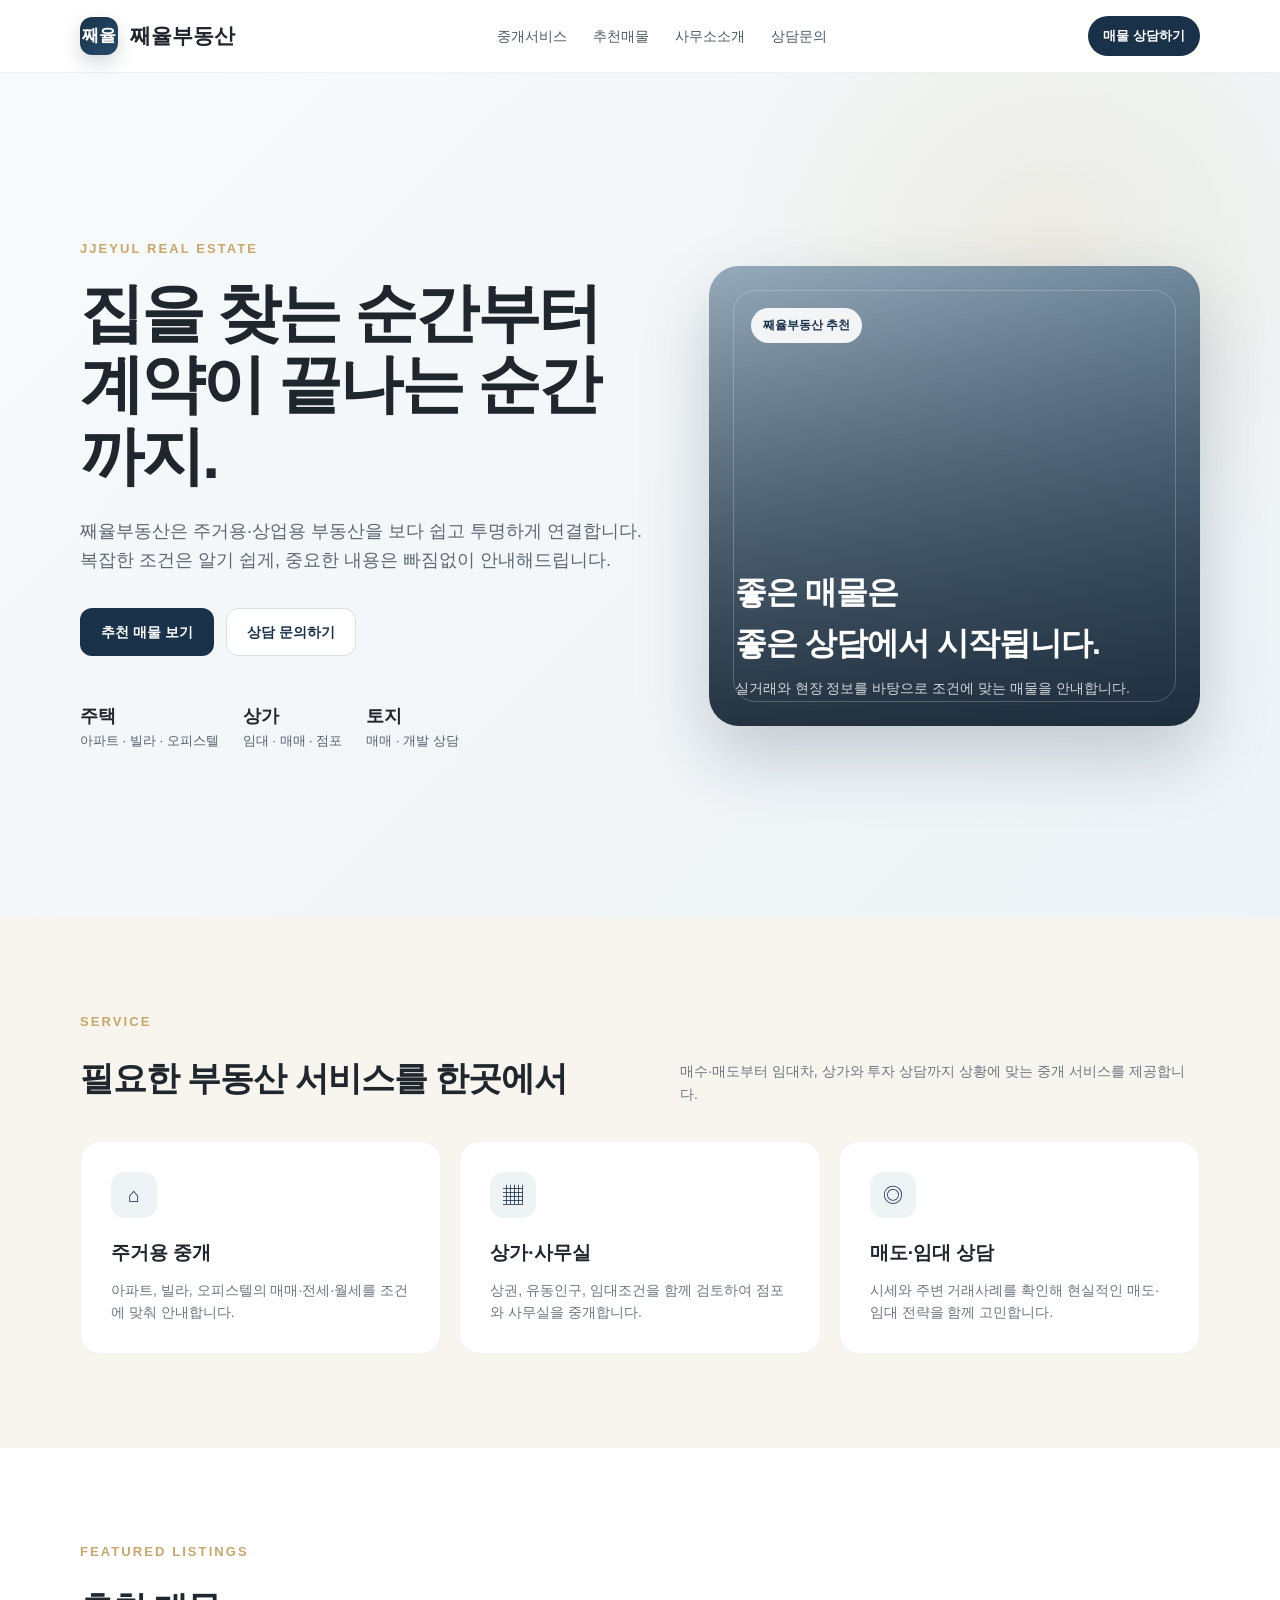
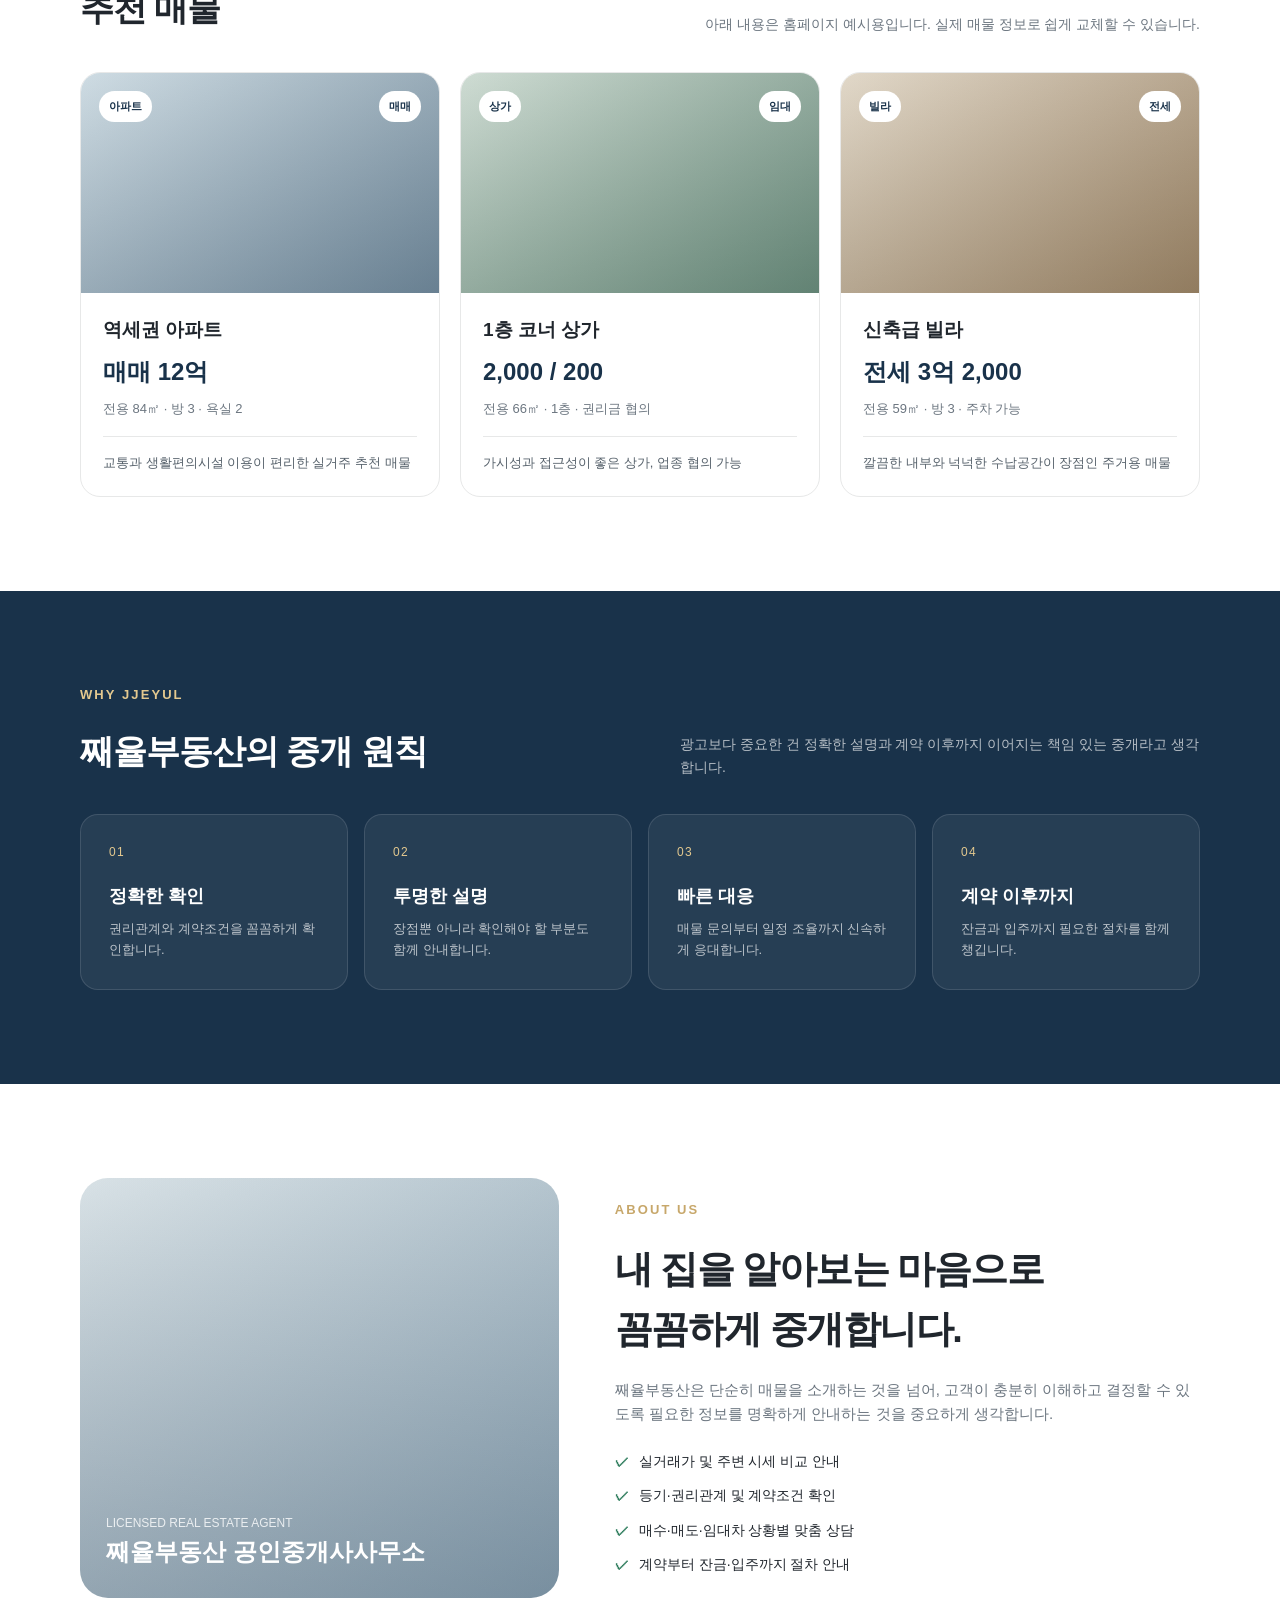
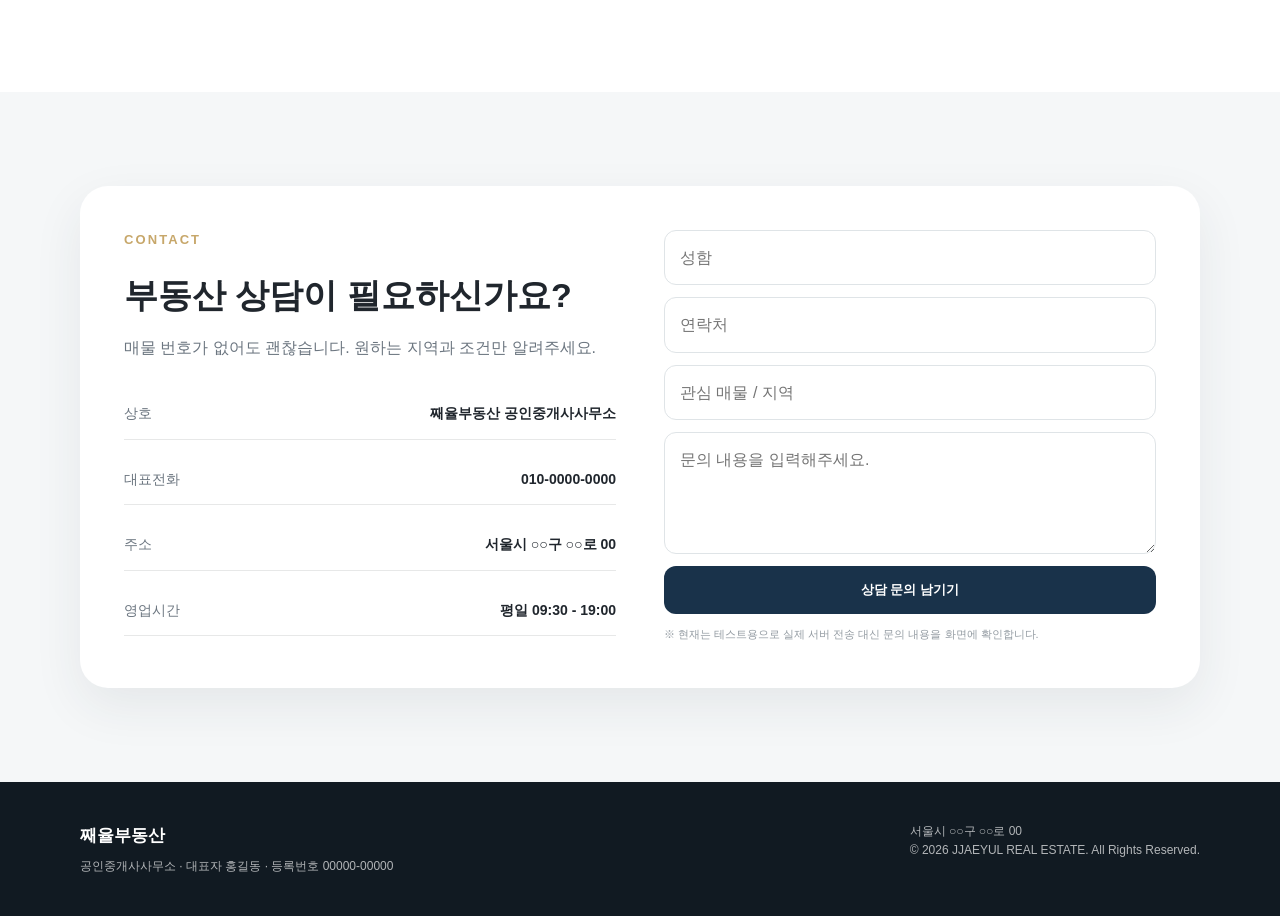
<file: index (1).html>
<!DOCTYPE html>
<html lang="ko">
<head>
  <meta charset="UTF-8" />
  <meta name="viewport" content="width=device-width, initial-scale=1.0" />
  <meta name="description" content="째율부동산 - 믿고 맡길 수 있는 부동산 중개 파트너" />
  <title>째율부동산 | 공인중개사사무소</title>
  <style>
    :root{
      --navy:#19324a;
      --navy2:#264c6a;
      --cream:#f8f5ef;
      --paper:#ffffff;
      --text:#20262d;
      --muted:#6c7680;
      --line:#e7e8e8;
      --gold:#c7a76a;
      --soft:#eef3f6;
      --green:#2f7d5d;
    }
    *{box-sizing:border-box}
    html{scroll-behavior:smooth}
    body{
      margin:0;
      color:var(--text);
      background:#fff;
      font-family:-apple-system,BlinkMacSystemFont,"Apple SD Gothic Neo","Noto Sans KR","Segoe UI",sans-serif;
      line-height:1.6;
    }
    a{color:inherit}
    .container{
      width:min(1120px, calc(100% - 36px));
      margin:0 auto;
    }
    header{
      position:sticky;
      top:0;
      z-index:50;
      background:rgba(255,255,255,.94);
      backdrop-filter:blur(10px);
      border-bottom:1px solid rgba(0,0,0,.06);
    }
    .nav{
      height:72px;
      display:flex;
      align-items:center;
      justify-content:space-between;
      gap:20px;
    }
    .brand{
      display:flex;
      align-items:center;
      gap:12px;
      font-weight:800;
      font-size:21px;
      text-decoration:none;
    }
    .brand-mark{
      width:38px;
      height:38px;
      border-radius:12px;
      display:grid;
      place-items:center;
      color:#fff;
      background:linear-gradient(135deg,var(--navy),var(--navy2));
      font-size:17px;
      box-shadow:0 8px 18px rgba(25,50,74,.18);
    }
    nav{
      display:flex;
      gap:26px;
      font-size:14px;
      color:#4d5965;
    }
    nav a{text-decoration:none}
    nav a:hover{color:var(--navy)}
    .nav-cta{
      padding:10px 15px;
      border-radius:999px;
      background:var(--navy);
      color:#fff;
      text-decoration:none;
      font-size:13px;
      font-weight:700;
    }

    .hero{
      background:
        radial-gradient(circle at 82% 22%, rgba(199,167,106,.15), transparent 28%),
        linear-gradient(135deg,#f8fafb 0%,#edf3f6 100%);
      overflow:hidden;
    }
    .hero-grid{
      min-height:640px;
      display:grid;
      grid-template-columns:1.08fr .92fr;
      align-items:center;
      gap:52px;
      padding:72px 0;
    }
    .kicker{
      color:var(--gold);
      font-size:13px;
      letter-spacing:.16em;
      font-weight:800;
      margin-bottom:18px;
    }
    h1{
      font-size:clamp(42px,5vw,68px);
      line-height:1.12;
      margin:0;
      letter-spacing:-.045em;
    }
    .hero p{
      max-width:600px;
      margin:24px 0 0;
      color:#5d6874;
      font-size:18px;
    }
    .hero-actions{
      display:flex;
      flex-wrap:wrap;
      gap:12px;
      margin-top:34px;
    }
    .btn{
      display:inline-flex;
      align-items:center;
      justify-content:center;
      min-height:48px;
      padding:0 20px;
      border-radius:12px;
      text-decoration:none;
      font-weight:750;
      font-size:14px;
      border:1px solid transparent;
    }
    .btn-primary{background:var(--navy);color:#fff}
    .btn-light{background:#fff;border-color:#d9dfe3;color:var(--navy)}
    .trust-row{
      display:flex;
      flex-wrap:wrap;
      gap:24px;
      margin-top:46px;
      color:#53616d;
      font-size:13px;
    }
    .trust-row strong{
      display:block;
      color:var(--text);
      font-size:18px;
    }
    .hero-card{
      position:relative;
      min-height:460px;
      border-radius:30px;
      padding:26px;
      color:#fff;
      background:
        linear-gradient(180deg,rgba(18,31,45,.05),rgba(18,31,45,.82)),
        linear-gradient(135deg,#9db2c2,#506d83);
      box-shadow:0 30px 70px rgba(28,50,67,.22);
      display:flex;
      flex-direction:column;
      justify-content:flex-end;
    }
    .hero-card:before{
      content:"";
      position:absolute;
      inset:24px;
      border:1px solid rgba(255,255,255,.22);
      border-radius:22px;
      pointer-events:none;
    }
    .hero-card .label{
      position:absolute;
      top:42px;
      left:42px;
      display:inline-flex;
      padding:8px 12px;
      border-radius:999px;
      background:rgba(255,255,255,.9);
      color:var(--navy);
      font-size:12px;
      font-weight:800;
    }
    .hero-card h2{
      margin:0 0 8px;
      font-size:32px;
      letter-spacing:-.03em;
    }
    .hero-card p{
      color:rgba(255,255,255,.8);
      margin:0;
      font-size:14px;
    }

    section{padding:94px 0}
    .section-head{
      display:flex;
      align-items:flex-end;
      justify-content:space-between;
      gap:24px;
      margin-bottom:36px;
    }
    .section-head h2{
      margin:0;
      font-size:34px;
      letter-spacing:-.03em;
    }
    .section-head p{
      margin:0;
      color:var(--muted);
      max-width:520px;
      font-size:14px;
    }

    .services{
      background:var(--cream);
    }
    .service-grid{
      display:grid;
      grid-template-columns:repeat(3,1fr);
      gap:18px;
    }
    .service{
      background:#fff;
      padding:30px;
      border-radius:20px;
      border:1px solid rgba(0,0,0,.05);
    }
    .service .icon{
      width:46px;height:46px;border-radius:14px;
      display:grid;place-items:center;
      background:var(--soft);
      color:var(--navy);
      font-size:20px;
      margin-bottom:20px;
    }
    .service h3{margin:0 0 10px;font-size:19px}
    .service p{margin:0;color:var(--muted);font-size:14px}

    .listing-grid{
      display:grid;
      grid-template-columns:repeat(3,1fr);
      gap:20px;
    }
    .listing{
      border:1px solid var(--line);
      border-radius:20px;
      overflow:hidden;
      background:#fff;
      transition:.2s ease;
    }
    .listing:hover{transform:translateY(-4px);box-shadow:0 14px 34px rgba(0,0,0,.08)}
    .listing-img{
      height:220px;
      padding:18px;
      background:
        linear-gradient(160deg,rgba(255,255,255,.1),rgba(25,50,74,.28)),
        linear-gradient(135deg,#c9d8e0,#879ead);
      display:flex;
      align-items:flex-start;
      justify-content:space-between;
    }
    .badge{
      padding:7px 10px;
      border-radius:999px;
      background:#fff;
      font-size:11px;
      font-weight:800;
      color:var(--navy);
    }
    .listing-body{padding:22px}
    .listing h3{margin:0 0 8px;font-size:19px}
    .price{font-size:24px;font-weight:850;color:var(--navy);margin-bottom:8px}
    .meta{color:var(--muted);font-size:13px}
    .listing .note{
      margin-top:16px;
      padding-top:16px;
      border-top:1px solid var(--line);
      font-size:13px;
      color:#56616b;
    }

    .why{
      background:var(--navy);
      color:#fff;
    }
    .why .section-head p{color:rgba(255,255,255,.68)}
    .why-grid{
      display:grid;
      grid-template-columns:repeat(4,1fr);
      gap:16px;
    }
    .why-card{
      padding:28px;
      border-radius:18px;
      background:rgba(255,255,255,.06);
      border:1px solid rgba(255,255,255,.12);
    }
    .why-num{
      color:#e4c98f;
      font-size:12px;
      letter-spacing:.12em;
      margin-bottom:20px;
    }
    .why-card h3{margin:0 0 8px;font-size:18px}
    .why-card p{margin:0;color:rgba(255,255,255,.7);font-size:13px}

    .about-grid{
      display:grid;
      grid-template-columns:.9fr 1.1fr;
      gap:56px;
      align-items:center;
    }
    .profile{
      min-height:420px;
      border-radius:28px;
      background:
        linear-gradient(180deg,rgba(25,50,74,.02),rgba(25,50,74,.25)),
        linear-gradient(135deg,#dce5e9,#98aebc);
      display:flex;
      align-items:flex-end;
      padding:26px;
      color:#fff;
    }
    .profile strong{font-size:24px}
    .about-copy h2{
      font-size:38px;
      margin:0 0 18px;
      letter-spacing:-.04em;
    }
    .about-copy p{color:var(--muted);font-size:15px}
    .checks{
      margin-top:24px;
      display:grid;
      gap:12px;
    }
    .check{
      display:flex;
      gap:10px;
      align-items:flex-start;
      font-size:14px;
    }
    .check span:first-child{color:var(--green);font-weight:900}

    .contact{
      background:#f5f7f8;
    }
    .contact-box{
      border-radius:28px;
      background:#fff;
      padding:44px;
      display:grid;
      grid-template-columns:1fr 1fr;
      gap:48px;
      box-shadow:0 18px 50px rgba(35,54,69,.08);
    }
    .contact h2{font-size:34px;margin:0 0 12px}
    .contact p{color:var(--muted);margin:0}
    .contact-list{
      display:grid;
      gap:14px;
      margin-top:28px;
    }
    .contact-item{
      display:flex;
      justify-content:space-between;
      gap:20px;
      padding:14px 0;
      border-bottom:1px solid var(--line);
      font-size:14px;
    }
    .contact-item span:first-child{color:var(--muted)}
    .contact-form{
      display:grid;
      gap:12px;
    }
    .contact-form input,.contact-form textarea{
      width:100%;
      border:1px solid #dfe4e7;
      border-radius:12px;
      padding:14px 15px;
      font:inherit;
      background:#fff;
    }
    .contact-form textarea{min-height:122px;resize:vertical}
    .contact-form button{
      border:0;
      border-radius:12px;
      padding:15px;
      background:var(--navy);
      color:#fff;
      font-weight:800;
      cursor:pointer;
    }
    .form-note{font-size:11px;color:#929aa1}

    footer{
      background:#111a22;
      color:rgba(255,255,255,.68);
      padding:40px 0;
      font-size:12px;
    }
    .footer-inner{
      display:flex;
      justify-content:space-between;
      gap:24px;
      flex-wrap:wrap;
    }
    .footer-brand{
      color:#fff;
      font-size:17px;
      font-weight:800;
      margin-bottom:8px;
    }

    @media (max-width:900px){
      nav{display:none}
      .hero-grid,.about-grid,.contact-box{grid-template-columns:1fr}
      .hero-grid{padding:56px 0}
      .hero-card{min-height:380px}
      .service-grid,.listing-grid{grid-template-columns:1fr 1fr}
      .why-grid{grid-template-columns:1fr 1fr}
      .section-head{align-items:flex-start;flex-direction:column}
    }
    @media (max-width:620px){
      .container{width:min(100% - 28px,1120px)}
      .nav{height:64px}
      .brand{font-size:18px}
      .brand-mark{width:34px;height:34px}
      .nav-cta{padding:9px 12px}
      .hero-grid{min-height:auto;padding:48px 0 56px}
      .hero p{font-size:16px}
      .hero-card{min-height:330px;border-radius:22px}
      section{padding:70px 0}
      .section-head h2,.contact h2{font-size:29px}
      .service-grid,.listing-grid,.why-grid{grid-template-columns:1fr}
      .listing-img{height:190px}
      .contact-box{padding:26px;border-radius:22px}
      .about-copy h2{font-size:31px}
      .profile{min-height:330px}
      .trust-row{gap:18px}
    }
  </style>
</head>
<body>
  <header>
    <div class="container nav">
      <a class="brand" href="#top">
        <span class="brand-mark">째율</span>
        <span>째율부동산</span>
      </a>
      <nav>
        <a href="#services">중개서비스</a>
        <a href="#listings">추천매물</a>
        <a href="#about">사무소소개</a>
        <a href="#contact">상담문의</a>
      </nav>
      <a class="nav-cta" href="#contact">매물 상담하기</a>
    </div>
  </header>

  <main id="top">
    <section class="hero">
      <div class="container hero-grid">
        <div>
          <div class="kicker">JJEYUL REAL ESTATE</div>
          <h1>집을 찾는 순간부터<br>계약이 끝나는 순간까지.</h1>
          <p>
            째율부동산은 주거용·상업용 부동산을 보다 쉽고 투명하게 연결합니다.
            복잡한 조건은 알기 쉽게, 중요한 내용은 빠짐없이 안내해드립니다.
          </p>
          <div class="hero-actions">
            <a class="btn btn-primary" href="#listings">추천 매물 보기</a>
            <a class="btn btn-light" href="#contact">상담 문의하기</a>
          </div>
          <div class="trust-row">
            <div><strong>주택</strong>아파트 · 빌라 · 오피스텔</div>
            <div><strong>상가</strong>임대 · 매매 · 점포</div>
            <div><strong>토지</strong>매매 · 개발 상담</div>
          </div>
        </div>
        <div class="hero-card">
          <span class="label">째율부동산 추천</span>
          <h2>좋은 매물은<br>좋은 상담에서 시작됩니다.</h2>
          <p>실거래와 현장 정보를 바탕으로 조건에 맞는 매물을 안내합니다.</p>
        </div>
      </div>
    </section>

    <section class="services" id="services">
      <div class="container">
        <div class="section-head">
          <div>
            <div class="kicker">SERVICE</div>
            <h2>필요한 부동산 서비스를 한곳에서</h2>
          </div>
          <p>매수·매도부터 임대차, 상가와 투자 상담까지 상황에 맞는 중개 서비스를 제공합니다.</p>
        </div>
        <div class="service-grid">
          <div class="service">
            <div class="icon">⌂</div>
            <h3>주거용 중개</h3>
            <p>아파트, 빌라, 오피스텔의 매매·전세·월세를 조건에 맞춰 안내합니다.</p>
          </div>
          <div class="service">
            <div class="icon">▦</div>
            <h3>상가·사무실</h3>
            <p>상권, 유동인구, 임대조건을 함께 검토하여 점포와 사무실을 중개합니다.</p>
          </div>
          <div class="service">
            <div class="icon">◎</div>
            <h3>매도·임대 상담</h3>
            <p>시세와 주변 거래사례를 확인해 현실적인 매도·임대 전략을 함께 고민합니다.</p>
          </div>
        </div>
      </div>
    </section>

    <section id="listings">
      <div class="container">
        <div class="section-head">
          <div>
            <div class="kicker">FEATURED LISTINGS</div>
            <h2>추천 매물</h2>
          </div>
          <p>아래 내용은 홈페이지 예시용입니다. 실제 매물 정보로 쉽게 교체할 수 있습니다.</p>
        </div>

        <div class="listing-grid">
          <article class="listing">
            <div class="listing-img">
              <span class="badge">아파트</span>
              <span class="badge">매매</span>
            </div>
            <div class="listing-body">
              <h3>역세권 아파트</h3>
              <div class="price">매매 12억</div>
              <div class="meta">전용 84㎡ · 방 3 · 욕실 2</div>
              <div class="note">교통과 생활편의시설 이용이 편리한 실거주 추천 매물</div>
            </div>
          </article>

          <article class="listing">
            <div class="listing-img" style="background:linear-gradient(160deg,rgba(255,255,255,.1),rgba(30,70,55,.32)),linear-gradient(135deg,#c9d8ce,#829f90);">
              <span class="badge">상가</span>
              <span class="badge">임대</span>
            </div>
            <div class="listing-body">
              <h3>1층 코너 상가</h3>
              <div class="price">2,000 / 200</div>
              <div class="meta">전용 66㎡ · 1층 · 권리금 협의</div>
              <div class="note">가시성과 접근성이 좋은 상가, 업종 협의 가능</div>
            </div>
          </article>

          <article class="listing">
            <div class="listing-img" style="background:linear-gradient(160deg,rgba(255,255,255,.1),rgba(80,62,35,.3)),linear-gradient(135deg,#ded4c3,#ad9679);">
              <span class="badge">빌라</span>
              <span class="badge">전세</span>
            </div>
            <div class="listing-body">
              <h3>신축급 빌라</h3>
              <div class="price">전세 3억 2,000</div>
              <div class="meta">전용 59㎡ · 방 3 · 주차 가능</div>
              <div class="note">깔끔한 내부와 넉넉한 수납공간이 장점인 주거용 매물</div>
            </div>
          </article>
        </div>
      </div>
    </section>

    <section class="why">
      <div class="container">
        <div class="section-head">
          <div>
            <div class="kicker" style="color:#e4c98f;">WHY JJEYUL</div>
            <h2>째율부동산의 중개 원칙</h2>
          </div>
          <p>광고보다 중요한 건 정확한 설명과 계약 이후까지 이어지는 책임 있는 중개라고 생각합니다.</p>
        </div>
        <div class="why-grid">
          <div class="why-card">
            <div class="why-num">01</div>
            <h3>정확한 확인</h3>
            <p>권리관계와 계약조건을 꼼꼼하게 확인합니다.</p>
          </div>
          <div class="why-card">
            <div class="why-num">02</div>
            <h3>투명한 설명</h3>
            <p>장점뿐 아니라 확인해야 할 부분도 함께 안내합니다.</p>
          </div>
          <div class="why-card">
            <div class="why-num">03</div>
            <h3>빠른 대응</h3>
            <p>매물 문의부터 일정 조율까지 신속하게 응대합니다.</p>
          </div>
          <div class="why-card">
            <div class="why-num">04</div>
            <h3>계약 이후까지</h3>
            <p>잔금과 입주까지 필요한 절차를 함께 챙깁니다.</p>
          </div>
        </div>
      </div>
    </section>

    <section id="about">
      <div class="container about-grid">
        <div class="profile">
          <div>
            <div style="font-size:12px;opacity:.8;">LICENSED REAL ESTATE AGENT</div>
            <strong>째율부동산 공인중개사사무소</strong>
          </div>
        </div>
        <div class="about-copy">
          <div class="kicker">ABOUT US</div>
          <h2>내 집을 알아보는 마음으로<br>꼼꼼하게 중개합니다.</h2>
          <p>
            째율부동산은 단순히 매물을 소개하는 것을 넘어,
            고객이 충분히 이해하고 결정할 수 있도록 필요한 정보를 명확하게 안내하는 것을 중요하게 생각합니다.
          </p>
          <div class="checks">
            <div class="check"><span>✓</span><span>실거래가 및 주변 시세 비교 안내</span></div>
            <div class="check"><span>✓</span><span>등기·권리관계 및 계약조건 확인</span></div>
            <div class="check"><span>✓</span><span>매수·매도·임대차 상황별 맞춤 상담</span></div>
            <div class="check"><span>✓</span><span>계약부터 잔금·입주까지 절차 안내</span></div>
          </div>
        </div>
      </div>
    </section>

    <section class="contact" id="contact">
      <div class="container">
        <div class="contact-box">
          <div>
            <div class="kicker">CONTACT</div>
            <h2>부동산 상담이 필요하신가요?</h2>
            <p>매물 번호가 없어도 괜찮습니다. 원하는 지역과 조건만 알려주세요.</p>

            <div class="contact-list">
              <div class="contact-item"><span>상호</span><strong>째율부동산 공인중개사사무소</strong></div>
              <div class="contact-item"><span>대표전화</span><strong>010-0000-0000</strong></div>
              <div class="contact-item"><span>주소</span><strong>서울시 ○○구 ○○로 00</strong></div>
              <div class="contact-item"><span>영업시간</span><strong>평일 09:30 - 19:00</strong></div>
            </div>
          </div>

          <form class="contact-form" onsubmit="sendInquiry(event)">
            <input id="name" type="text" placeholder="성함" required>
            <input id="phone" type="tel" placeholder="연락처" required>
            <input id="type" type="text" placeholder="관심 매물 / 지역">
            <textarea id="message" placeholder="문의 내용을 입력해주세요."></textarea>
            <button type="submit">상담 문의 남기기</button>
            <div class="form-note">※ 현재는 테스트용으로 실제 서버 전송 대신 문의 내용을 화면에 확인합니다.</div>
          </form>
        </div>
      </div>
    </section>
  </main>

  <footer>
    <div class="container footer-inner">
      <div>
        <div class="footer-brand">째율부동산</div>
        공인중개사사무소 · 대표자 홍길동 · 등록번호 00000-00000
      </div>
      <div>
        서울시 ○○구 ○○로 00<br>
        © 2026 JJAEYUL REAL ESTATE. All Rights Reserved.
      </div>
    </div>
  </footer>

  <script>
    function sendInquiry(event){
      event.preventDefault();
      const name = document.getElementById('name').value.trim();
      const phone = document.getElementById('phone').value.trim();
      alert(name + '님, 문의 내용이 확인되었습니다.\n\n현재는 테스트용 페이지라 실제 전송되지는 않습니다.\n연락처: ' + phone);
    }
  </script>
</body>
</html>
</file>
